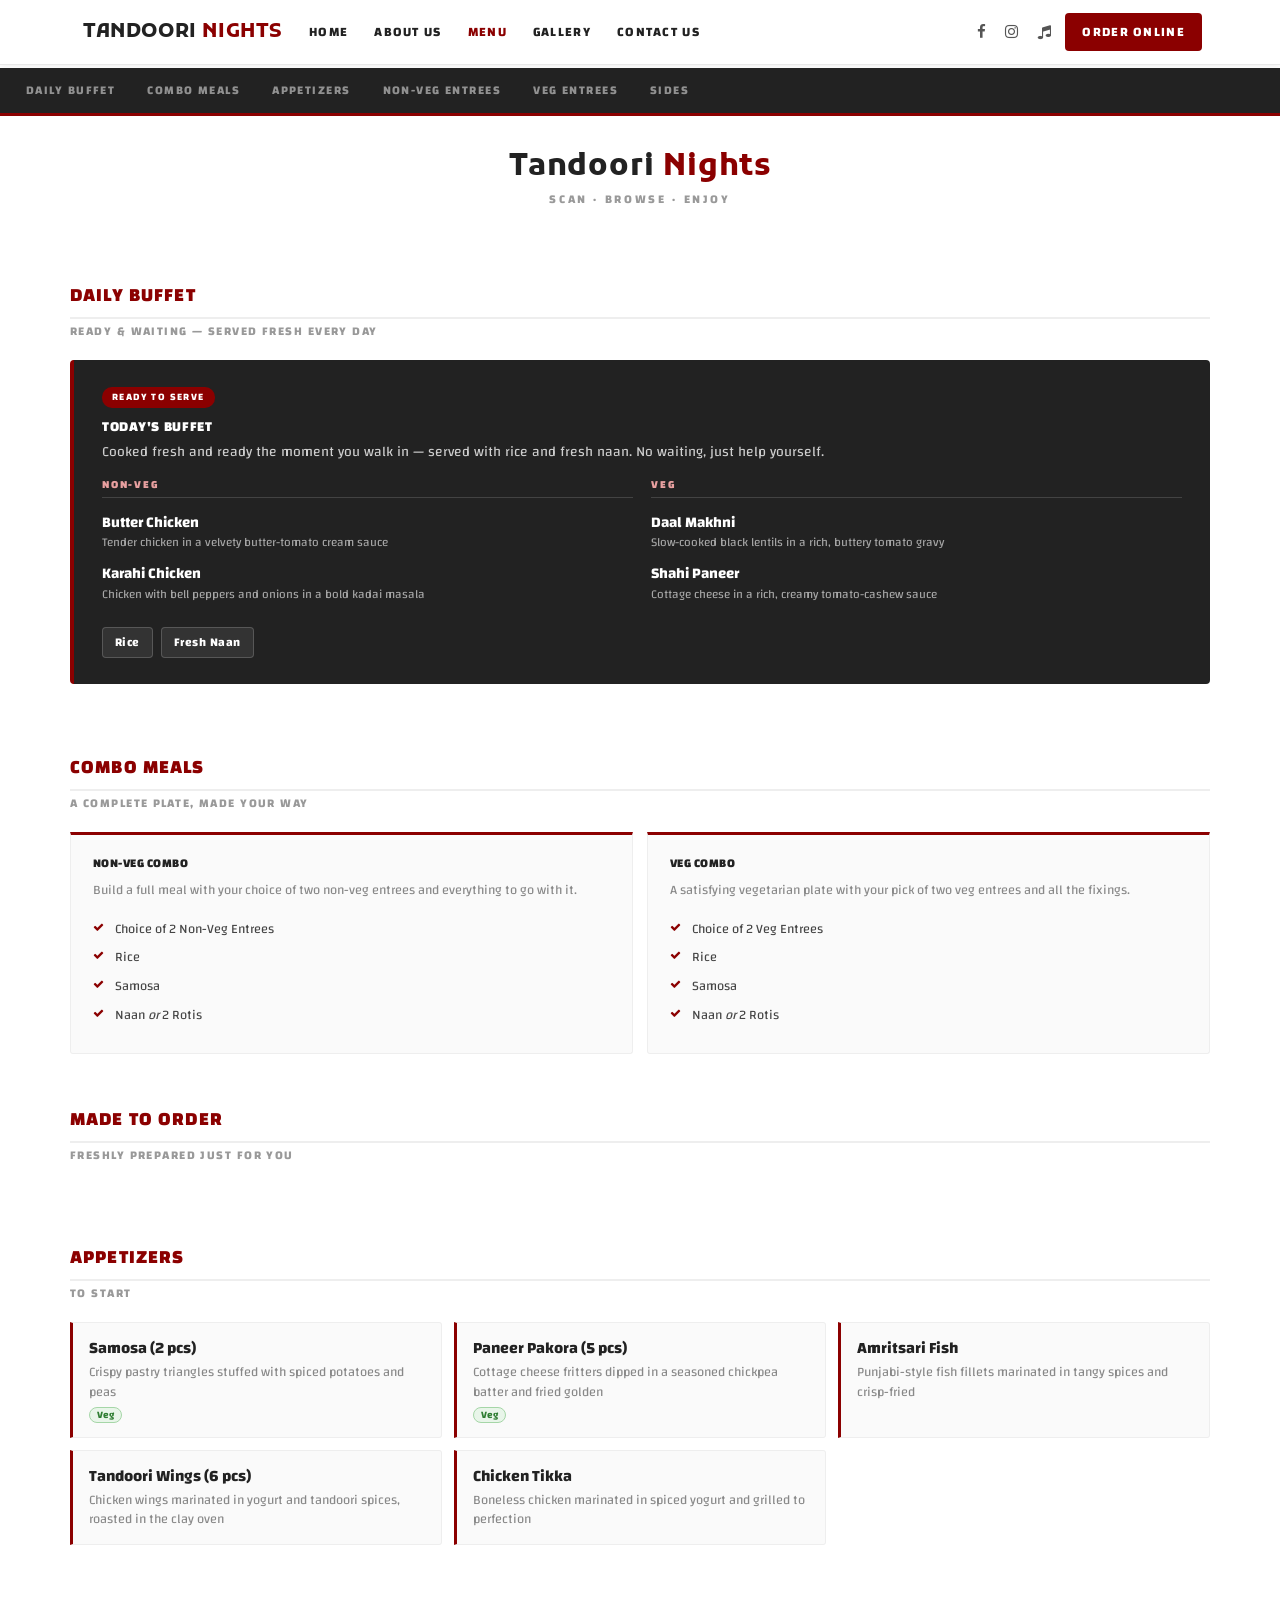
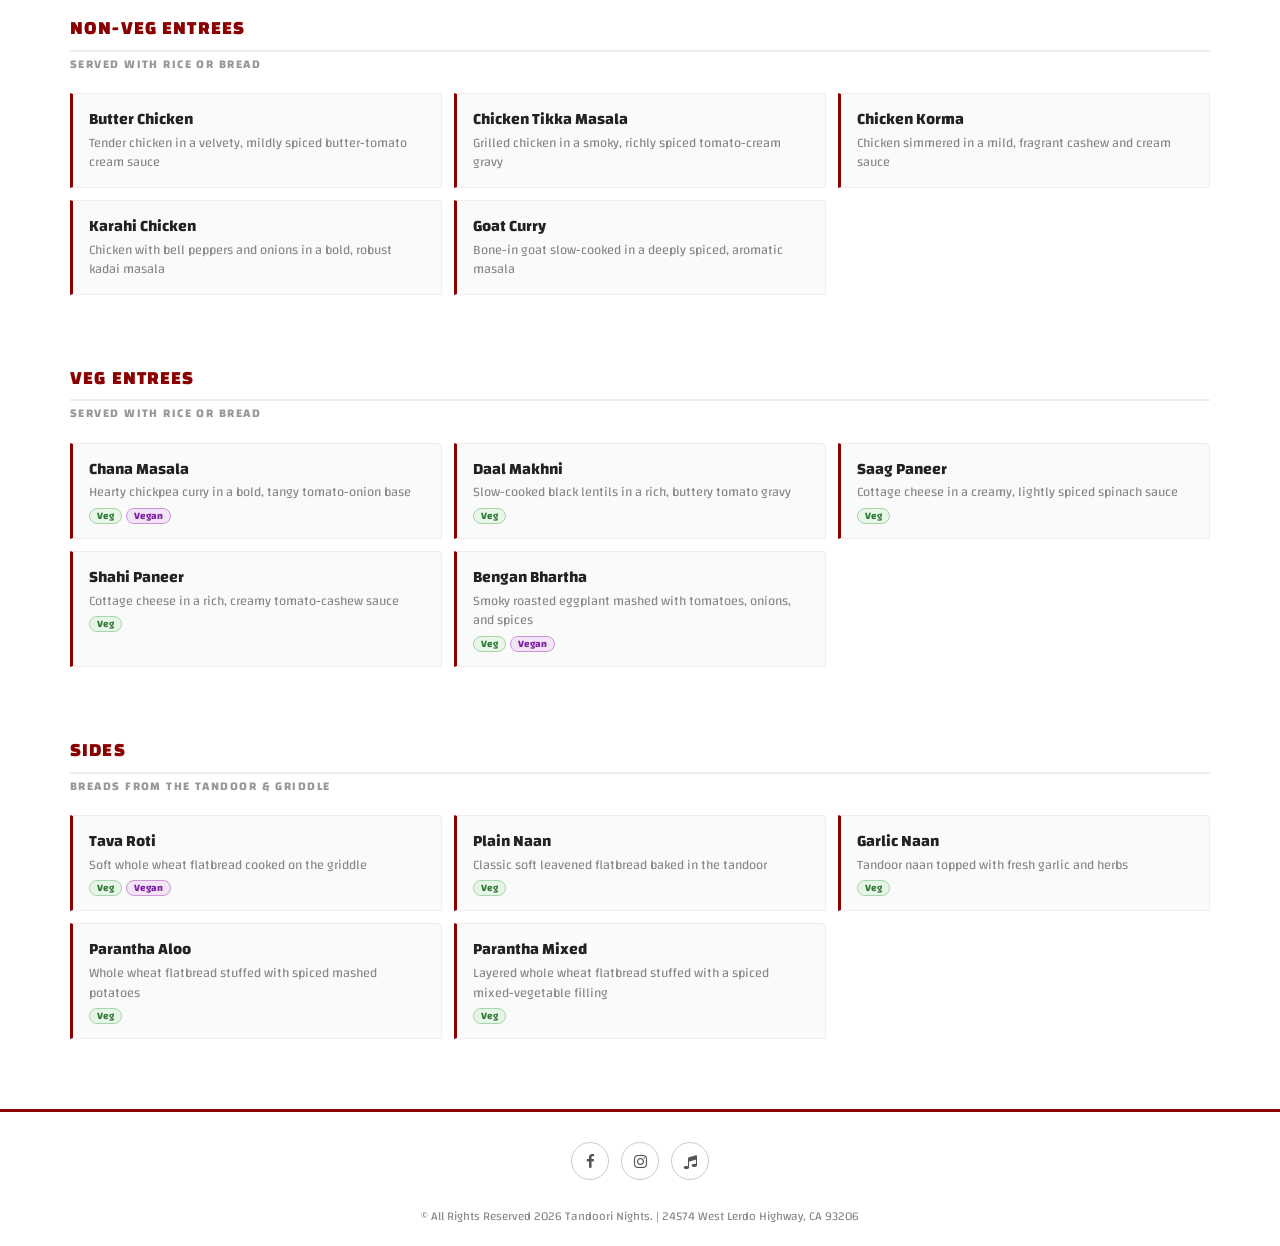
<file: qrmenu/index.html>
<!DOCTYPE html>
<html lang="en">
<head>
<meta charset="utf-8">
<meta http-equiv="X-UA-Compatible" content="IE=edge">
<title>QR Menu - Tandoori Nights</title>
<meta name="viewport" content="width=device-width, initial-scale=1">
<link rel="preconnect" href="https://fonts.gstatic.com">
<link href="https://fonts.googleapis.com/css2?family=Changa:wght@500;700;800&family=Kufam:wght@700&display=swap" rel="stylesheet">
<link rel="stylesheet" href="https://maxcdn.bootstrapcdn.com/bootstrap/3.3.7/css/bootstrap.min.css">
<link rel="stylesheet" href="https://cdnjs.cloudflare.com/ajax/libs/font-awesome/4.7.0/css/font-awesome.min.css">
<link rel="stylesheet" href="../css/style.css">
</head>
<body class="qrmenu-page">

<!-- ===== NAVBAR ===== -->
<nav class="navbar navbar-default fill-white">
  <div class="container">
    <div class="navbar-header">
      <button type="button" class="navbar-toggle collapsed" data-toggle="collapse" data-target="#navbar">
        <span class="sr-only">Toggle navigation</span>
        <span class="icon-bar"></span><span class="icon-bar"></span><span class="icon-bar"></span>
      </button>
      <a class="navbar-brand visible-sm visible-xs" href="../index.html">
        <span class="text-logo">Tandoori <span>Nights</span></span>
      </a>
    </div>
    <div class="collapse navbar-collapse" id="navbar">
      <ul class="nav navbar-nav">
        <li class="hidden-sm hidden-xs">
          <a class="navbar-brand" href="../index.html"><span class="text-logo">Tandoori <span>Nights</span></span></a>
        </li>
        <li><a href="../index.html">Home</a></li>
        <li><a href="../about.html">About Us</a></li>
        <li class="active"><a href="../menu.html">Menu</a></li>
        <li><a href="../gallery.html">Gallery</a></li>
        <li><a href="../contact.html">Contact Us</a></li>
        <li class="visible-sm visible-xs"><a href="#">Order Online</a></li>
      </ul>
      <ul class="nav navbar-nav navbar-right hidden-xs hidden-sm">
        <li class="social-header"><a href="#"><i class="fa fa-facebook"></i></a></li>
        <li class="social-header"><a href="#"><i class="fa fa-instagram"></i></a></li>
        <li class="social-header"><a href="#"><i class="fa fa-music"></i></a></li>
        <li class="reservation"><a href="#" class="btn-order-nav">Order Online</a></li>
      </ul>
    </div>
  </div>
</nav>

<!-- ===== STICKY CATEGORY TABS ===== -->
<div class="menu-tabs-outer">
  <div class="menu-tabs-wrap">
    <div class="menu-tabs">
      <button class="menu-tab" data-target="buffet">Daily Buffet</button>
      <button class="menu-tab" data-target="combos">Combo Meals</button>
      <button class="menu-tab" data-target="appetizers">Appetizers</button>
      <button class="menu-tab" data-target="nonveg">Non-Veg Entrees</button>
      <button class="menu-tab" data-target="veg">Veg Entrees</button>
      <button class="menu-tab" data-target="sides">Sides</button>
    </div>
  </div>
</div>

<!-- ===== MENU CONTENT ===== -->
<div class="menu-page">
  <div class="container">

    <div class="qr-intro">
      <span class="text-logo">Tandoori <span>Nights</span></span>
      <p>Scan &middot; Browse &middot; Enjoy</p>
    </div>

    <!-- DAILY BUFFET -->
    <div class="qr-block" id="buffet">
      <h2 class="qr-block-title">Daily Buffet</h2>
      <p class="qr-block-sub">Ready &amp; waiting — served fresh every day</p>
      <div class="buffet-card">
        <span class="buffet-tag">Ready to Serve</span>
        <h3>Today's Buffet</h3>
        <p>Cooked fresh and ready the moment you walk in — served with rice and fresh naan. No waiting, just help yourself.</p>
        <div class="buffet-menu">
          <div class="buffet-col">
            <h4>Non-Veg</h4>
            <ul>
              <li><strong>Butter Chicken</strong><span>Tender chicken in a velvety butter-tomato cream sauce</span></li>
              <li><strong>Karahi Chicken</strong><span>Chicken with bell peppers and onions in a bold kadai masala</span></li>
            </ul>
          </div>
          <div class="buffet-col">
            <h4>Veg</h4>
            <ul>
              <li><strong>Daal Makhni</strong><span>Slow-cooked black lentils in a rich, buttery tomato gravy</span></li>
              <li><strong>Shahi Paneer</strong><span>Cottage cheese in a rich, creamy tomato-cashew sauce</span></li>
            </ul>
          </div>
        </div>
        <div class="buffet-includes">
          <span>Rice</span>
          <span>Fresh Naan</span>
        </div>
      </div>
    </div>

    <!-- COMBO MEALS -->
    <div class="qr-block" id="combos">
      <h2 class="qr-block-title">Combo Meals</h2>
      <p class="qr-block-sub">A complete plate, made your way</p>
      <div class="combo-grid">
        <div class="combo-card">
          <h3>Non-Veg Combo</h3>
          <p>Build a full meal with your choice of two non-veg entrees and everything to go with it.</p>
          <ul>
            <li>Choice of 2 Non-Veg Entrees</li>
            <li>Rice</li>
            <li>Samosa</li>
            <li>Naan <em>or</em> 2 Rotis</li>
          </ul>
        </div>
        <div class="combo-card">
          <h3>Veg Combo</h3>
          <p>A satisfying vegetarian plate with your pick of two veg entrees and all the fixings.</p>
          <ul>
            <li>Choice of 2 Veg Entrees</li>
            <li>Rice</li>
            <li>Samosa</li>
            <li>Naan <em>or</em> 2 Rotis</li>
          </ul>
        </div>
      </div>
    </div>

    <!-- MADE TO ORDER -->
    <div class="qr-block" style="padding-bottom:0;">
      <h2 class="qr-block-title">Made to Order</h2>
      <p class="qr-block-sub">Freshly prepared just for you</p>
    </div>

    <!-- APPETIZERS -->
    <div class="menu-category" id="appetizers">
      <h2 class="menu-category-title">Appetizers</h2>
      <p class="menu-category-sub">To start</p>
      <div class="menu-items">
        <div class="menu-item">
          <div class="menu-item-info">
            <div class="menu-item-name">Samosa (2 pcs)</div>
            <div class="menu-item-desc">Crispy pastry triangles stuffed with spiced potatoes and peas</div>
            <div class="menu-item-badges"><span class="badge badge-veg">Veg</span></div>
          </div>
        </div>
        <div class="menu-item">
          <div class="menu-item-info">
            <div class="menu-item-name">Paneer Pakora (5 pcs)</div>
            <div class="menu-item-desc">Cottage cheese fritters dipped in a seasoned chickpea batter and fried golden</div>
            <div class="menu-item-badges"><span class="badge badge-veg">Veg</span></div>
          </div>
        </div>
        <div class="menu-item">
          <div class="menu-item-info">
            <div class="menu-item-name">Amritsari Fish</div>
            <div class="menu-item-desc">Punjabi-style fish fillets marinated in tangy spices and crisp-fried</div>
          </div>
        </div>
        <div class="menu-item">
          <div class="menu-item-info">
            <div class="menu-item-name">Tandoori Wings (6 pcs)</div>
            <div class="menu-item-desc">Chicken wings marinated in yogurt and tandoori spices, roasted in the clay oven</div>
          </div>
        </div>
        <div class="menu-item">
          <div class="menu-item-info">
            <div class="menu-item-name">Chicken Tikka</div>
            <div class="menu-item-desc">Boneless chicken marinated in spiced yogurt and grilled to perfection</div>
          </div>
        </div>
      </div>
    </div>

    <!-- NON-VEG ENTREES -->
    <div class="menu-category" id="nonveg">
      <h2 class="menu-category-title">Non-Veg Entrees</h2>
      <p class="menu-category-sub">Served with rice or bread</p>
      <div class="menu-items">
        <div class="menu-item">
          <div class="menu-item-info">
            <div class="menu-item-name">Butter Chicken</div>
            <div class="menu-item-desc">Tender chicken in a velvety, mildly spiced butter-tomato cream sauce</div>
          </div>
        </div>
        <div class="menu-item">
          <div class="menu-item-info">
            <div class="menu-item-name">Chicken Tikka Masala</div>
            <div class="menu-item-desc">Grilled chicken in a smoky, richly spiced tomato-cream gravy</div>
          </div>
        </div>
        <div class="menu-item">
          <div class="menu-item-info">
            <div class="menu-item-name">Chicken Korma</div>
            <div class="menu-item-desc">Chicken simmered in a mild, fragrant cashew and cream sauce</div>
          </div>
        </div>
        <div class="menu-item">
          <div class="menu-item-info">
            <div class="menu-item-name">Karahi Chicken</div>
            <div class="menu-item-desc">Chicken with bell peppers and onions in a bold, robust kadai masala</div>
          </div>
        </div>
        <div class="menu-item">
          <div class="menu-item-info">
            <div class="menu-item-name">Goat Curry</div>
            <div class="menu-item-desc">Bone-in goat slow-cooked in a deeply spiced, aromatic masala</div>
          </div>
        </div>
      </div>
    </div>

    <!-- VEG ENTREES -->
    <div class="menu-category" id="veg">
      <h2 class="menu-category-title">Veg Entrees</h2>
      <p class="menu-category-sub">Served with rice or bread</p>
      <div class="menu-items">
        <div class="menu-item">
          <div class="menu-item-info">
            <div class="menu-item-name">Chana Masala</div>
            <div class="menu-item-desc">Hearty chickpea curry in a bold, tangy tomato-onion base</div>
            <div class="menu-item-badges"><span class="badge badge-veg">Veg</span><span class="badge badge-vegan">Vegan</span></div>
          </div>
        </div>
        <div class="menu-item">
          <div class="menu-item-info">
            <div class="menu-item-name">Daal Makhni</div>
            <div class="menu-item-desc">Slow-cooked black lentils in a rich, buttery tomato gravy</div>
            <div class="menu-item-badges"><span class="badge badge-veg">Veg</span></div>
          </div>
        </div>
        <div class="menu-item">
          <div class="menu-item-info">
            <div class="menu-item-name">Saag Paneer</div>
            <div class="menu-item-desc">Cottage cheese in a creamy, lightly spiced spinach sauce</div>
            <div class="menu-item-badges"><span class="badge badge-veg">Veg</span></div>
          </div>
        </div>
        <div class="menu-item">
          <div class="menu-item-info">
            <div class="menu-item-name">Shahi Paneer</div>
            <div class="menu-item-desc">Cottage cheese in a rich, creamy tomato-cashew sauce</div>
            <div class="menu-item-badges"><span class="badge badge-veg">Veg</span></div>
          </div>
        </div>
        <div class="menu-item">
          <div class="menu-item-info">
            <div class="menu-item-name">Bengan Bhartha</div>
            <div class="menu-item-desc">Smoky roasted eggplant mashed with tomatoes, onions, and spices</div>
            <div class="menu-item-badges"><span class="badge badge-veg">Veg</span><span class="badge badge-vegan">Vegan</span></div>
          </div>
        </div>
      </div>
    </div>

    <!-- SIDES -->
    <div class="menu-category" id="sides">
      <h2 class="menu-category-title">Sides</h2>
      <p class="menu-category-sub">Breads from the tandoor &amp; griddle</p>
      <div class="menu-items">
        <div class="menu-item">
          <div class="menu-item-info">
            <div class="menu-item-name">Tava Roti</div>
            <div class="menu-item-desc">Soft whole wheat flatbread cooked on the griddle</div>
            <div class="menu-item-badges"><span class="badge badge-veg">Veg</span><span class="badge badge-vegan">Vegan</span></div>
          </div>
        </div>
        <div class="menu-item">
          <div class="menu-item-info">
            <div class="menu-item-name">Plain Naan</div>
            <div class="menu-item-desc">Classic soft leavened flatbread baked in the tandoor</div>
            <div class="menu-item-badges"><span class="badge badge-veg">Veg</span></div>
          </div>
        </div>
        <div class="menu-item">
          <div class="menu-item-info">
            <div class="menu-item-name">Garlic Naan</div>
            <div class="menu-item-desc">Tandoor naan topped with fresh garlic and herbs</div>
            <div class="menu-item-badges"><span class="badge badge-veg">Veg</span></div>
          </div>
        </div>
        <div class="menu-item">
          <div class="menu-item-info">
            <div class="menu-item-name">Parantha Aloo</div>
            <div class="menu-item-desc">Whole wheat flatbread stuffed with spiced mashed potatoes</div>
            <div class="menu-item-badges"><span class="badge badge-veg">Veg</span></div>
          </div>
        </div>
        <div class="menu-item">
          <div class="menu-item-info">
            <div class="menu-item-name">Parantha Mixed</div>
            <div class="menu-item-desc">Layered whole wheat flatbread stuffed with a spiced mixed-vegetable filling</div>
            <div class="menu-item-badges"><span class="badge badge-veg">Veg</span></div>
          </div>
        </div>
      </div>
    </div>

  </div>
</div>

<!-- ===== FOOTER ===== -->
<footer>
  <div class="footer-socials-row">
    <a href="#" aria-label="Facebook"><i class="fa fa-facebook"></i></a>
    <a href="#" aria-label="Instagram"><i class="fa fa-instagram"></i></a>
    <a href="#" aria-label="TikTok"><i class="fa fa-music"></i></a>
  </div>
  <div class="footer-copy">
    &copy; All Rights Reserved 2024 Tandoori Nights. | 24574 West Lerdo Highway, CA 93206
  </div>
</footer>

<script src="https://ajax.googleapis.com/ajax/libs/jquery/1.11.3/jquery.min.js"></script>
<script src="https://maxcdn.bootstrapcdn.com/bootstrap/3.3.7/js/bootstrap.min.js"></script>
<script src="../js/main.js"></script>
</body>
</html>
</file>
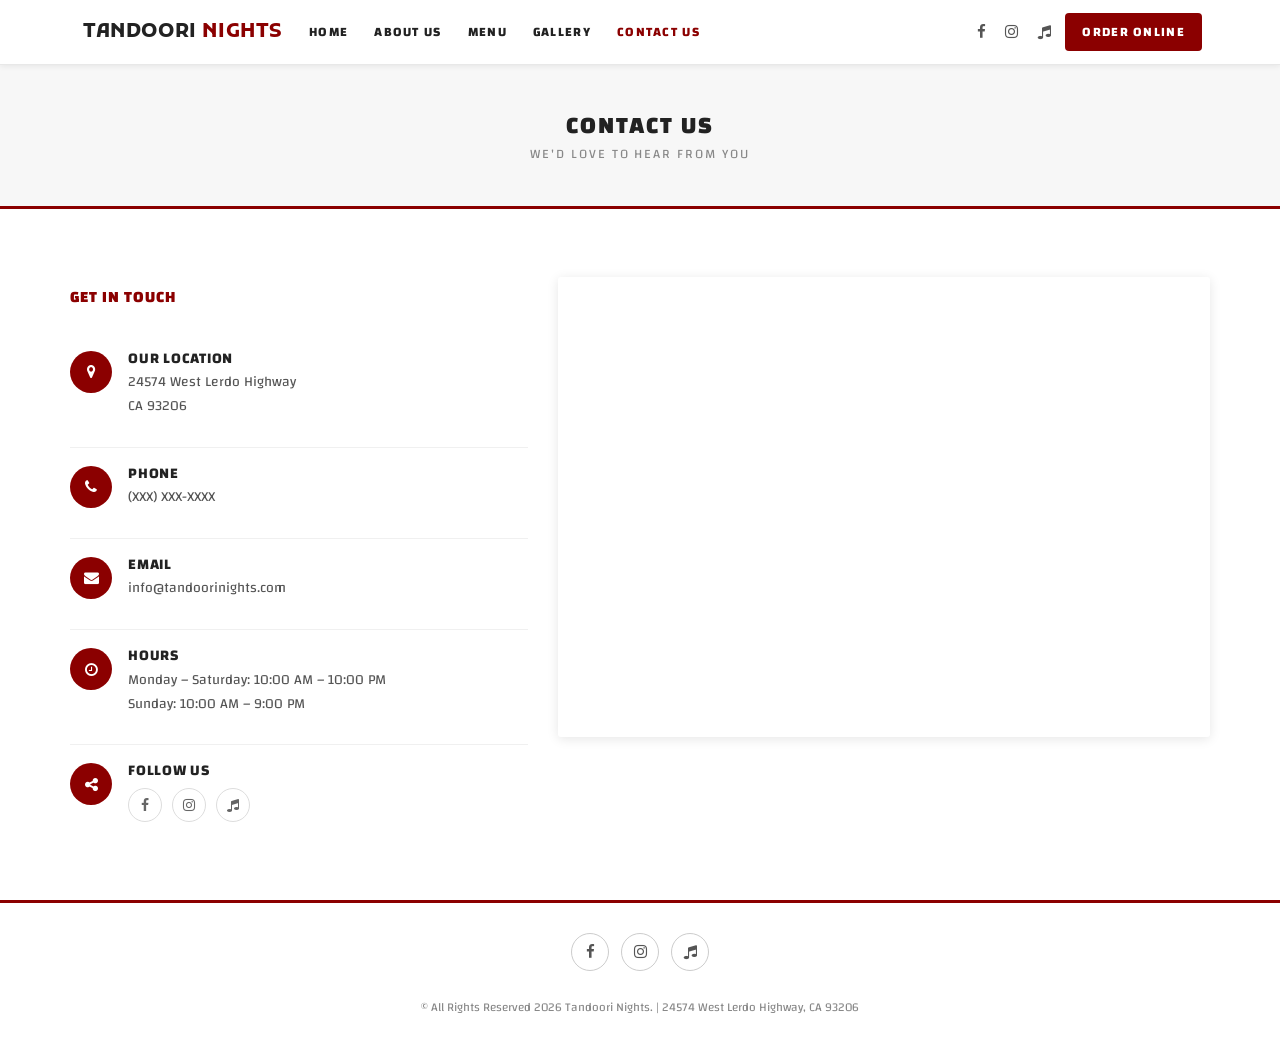
<file: contact.html>
<!DOCTYPE html>
<html lang="en">
<head>
<meta charset="utf-8">
<meta http-equiv="X-UA-Compatible" content="IE=edge">
<title>Contact Us - Tandoori Nights</title>
<meta name="viewport" content="width=device-width, initial-scale=1">
<link rel="preconnect" href="https://fonts.gstatic.com">
<link href="https://fonts.googleapis.com/css2?family=Changa:wght@500;700;800&family=Kufam:wght@700&display=swap" rel="stylesheet">
<link rel="stylesheet" href="https://maxcdn.bootstrapcdn.com/bootstrap/3.3.7/css/bootstrap.min.css">
<link rel="stylesheet" href="https://cdnjs.cloudflare.com/ajax/libs/font-awesome/4.7.0/css/font-awesome.min.css">
<link rel="stylesheet" href="css/style.css">
</head>
<body>

<nav class="navbar navbar-default fill-white">
  <div class="container">
    <div class="navbar-header">
      <button type="button" class="navbar-toggle collapsed" data-toggle="collapse" data-target="#navbar">
        <span class="sr-only">Toggle navigation</span>
        <span class="icon-bar"></span><span class="icon-bar"></span><span class="icon-bar"></span>
      </button>
      <a class="navbar-brand visible-sm visible-xs" href="index.html">
        <span class="text-logo">Tandoori <span>Nights</span></span>
      </a>
    </div>
    <div class="collapse navbar-collapse" id="navbar">
      <ul class="nav navbar-nav">
        <li class="hidden-sm hidden-xs">
          <a class="navbar-brand" href="index.html"><span class="text-logo">Tandoori <span>Nights</span></span></a>
        </li>
        <li><a href="index.html">Home</a></li>
        <li><a href="about.html">About Us</a></li>
        <li><a href="menu.html">Menu</a></li>
        <li><a href="gallery.html">Gallery</a></li>
        <li class="active"><a href="contact.html">Contact Us</a></li>
        <li class="visible-sm visible-xs"><a href="#">Order Online</a></li>
      </ul>
      <ul class="nav navbar-nav navbar-right hidden-xs hidden-sm">
        <li class="social-header"><a href="#"><i class="fa fa-facebook"></i></a></li>
        <li class="social-header"><a href="#"><i class="fa fa-instagram"></i></a></li>
        <li class="social-header"><a href="#"><i class="fa fa-music"></i></a></li>
        <li class="reservation"><a href="#" class="btn-order-nav">Order Online</a></li>
      </ul>
    </div>
  </div>
</nav>

<div class="page-banner">
  <h1>Contact Us</h1>
  <p>We'd Love to Hear from You</p>
</div>

<div class="contact-section">
  <div class="container">
    <div class="row">
      <div class="col-md-5">
        <h2 class="section-heading">Get In Touch</h2>
        <br>
        <div class="contact-card">
          <div class="contact-icon"><i class="fa fa-map-marker"></i></div>
          <div>
            <h4>Our Location</h4>
            <p>24574 West Lerdo Highway<br>CA 93206</p>
          </div>
        </div>
        <div class="contact-card">
          <div class="contact-icon"><i class="fa fa-phone"></i></div>
          <div>
            <h4>Phone</h4>
            <p><a href="tel:XXXXXXXXXX">(XXX) XXX-XXXX</a></p>
          </div>
        </div>
        <div class="contact-card">
          <div class="contact-icon"><i class="fa fa-envelope"></i></div>
          <div>
            <h4>Email</h4>
            <p><a href="mailto:info@tandoorinights.com">info@tandoorinights.com</a></p>
          </div>
        </div>
        <div class="contact-card">
          <div class="contact-icon"><i class="fa fa-clock-o"></i></div>
          <div>
            <h4>Hours</h4>
            <p>Monday – Saturday: 10:00 AM – 10:00 PM<br>Sunday: 10:00 AM – 9:00 PM</p>
          </div>
        </div>
        <div class="contact-card">
          <div class="contact-icon"><i class="fa fa-share-alt"></i></div>
          <div>
            <h4>Follow Us</h4>
            <div class="contact-socials">
              <a href="#"><i class="fa fa-facebook"></i></a>
              <a href="#"><i class="fa fa-instagram"></i></a>
              <a href="#"><i class="fa fa-music"></i></a>
            </div>
          </div>
        </div>
      </div>
      <div class="col-md-7" style="padding-top:8px;">
        <div class="contact-map">
          <iframe
            title="Tandoori Nights Location"
            src="https://maps.google.com/maps?q=24574+West+Lerdo+Highway+CA+93206&output=embed"
            allowfullscreen loading="lazy">
          </iframe>
        </div>
      </div>
    </div>
  </div>
</div>

<footer>
  <div class="footer-socials-row">
    <a href="#" aria-label="Facebook"><i class="fa fa-facebook"></i></a>
    <a href="#" aria-label="Instagram"><i class="fa fa-instagram"></i></a>
    <a href="#" aria-label="TikTok"><i class="fa fa-music"></i></a>
  </div>
  <div class="footer-copy">
    &copy; All Rights Reserved 2024 Tandoori Nights. | 24574 West Lerdo Highway, CA 93206
  </div>
</footer>

<script src="https://ajax.googleapis.com/ajax/libs/jquery/1.11.3/jquery.min.js"></script>
<script src="https://maxcdn.bootstrapcdn.com/bootstrap/3.3.7/js/bootstrap.min.js"></script>
<script src="js/main.js"></script>
</body>
</html>
</file>
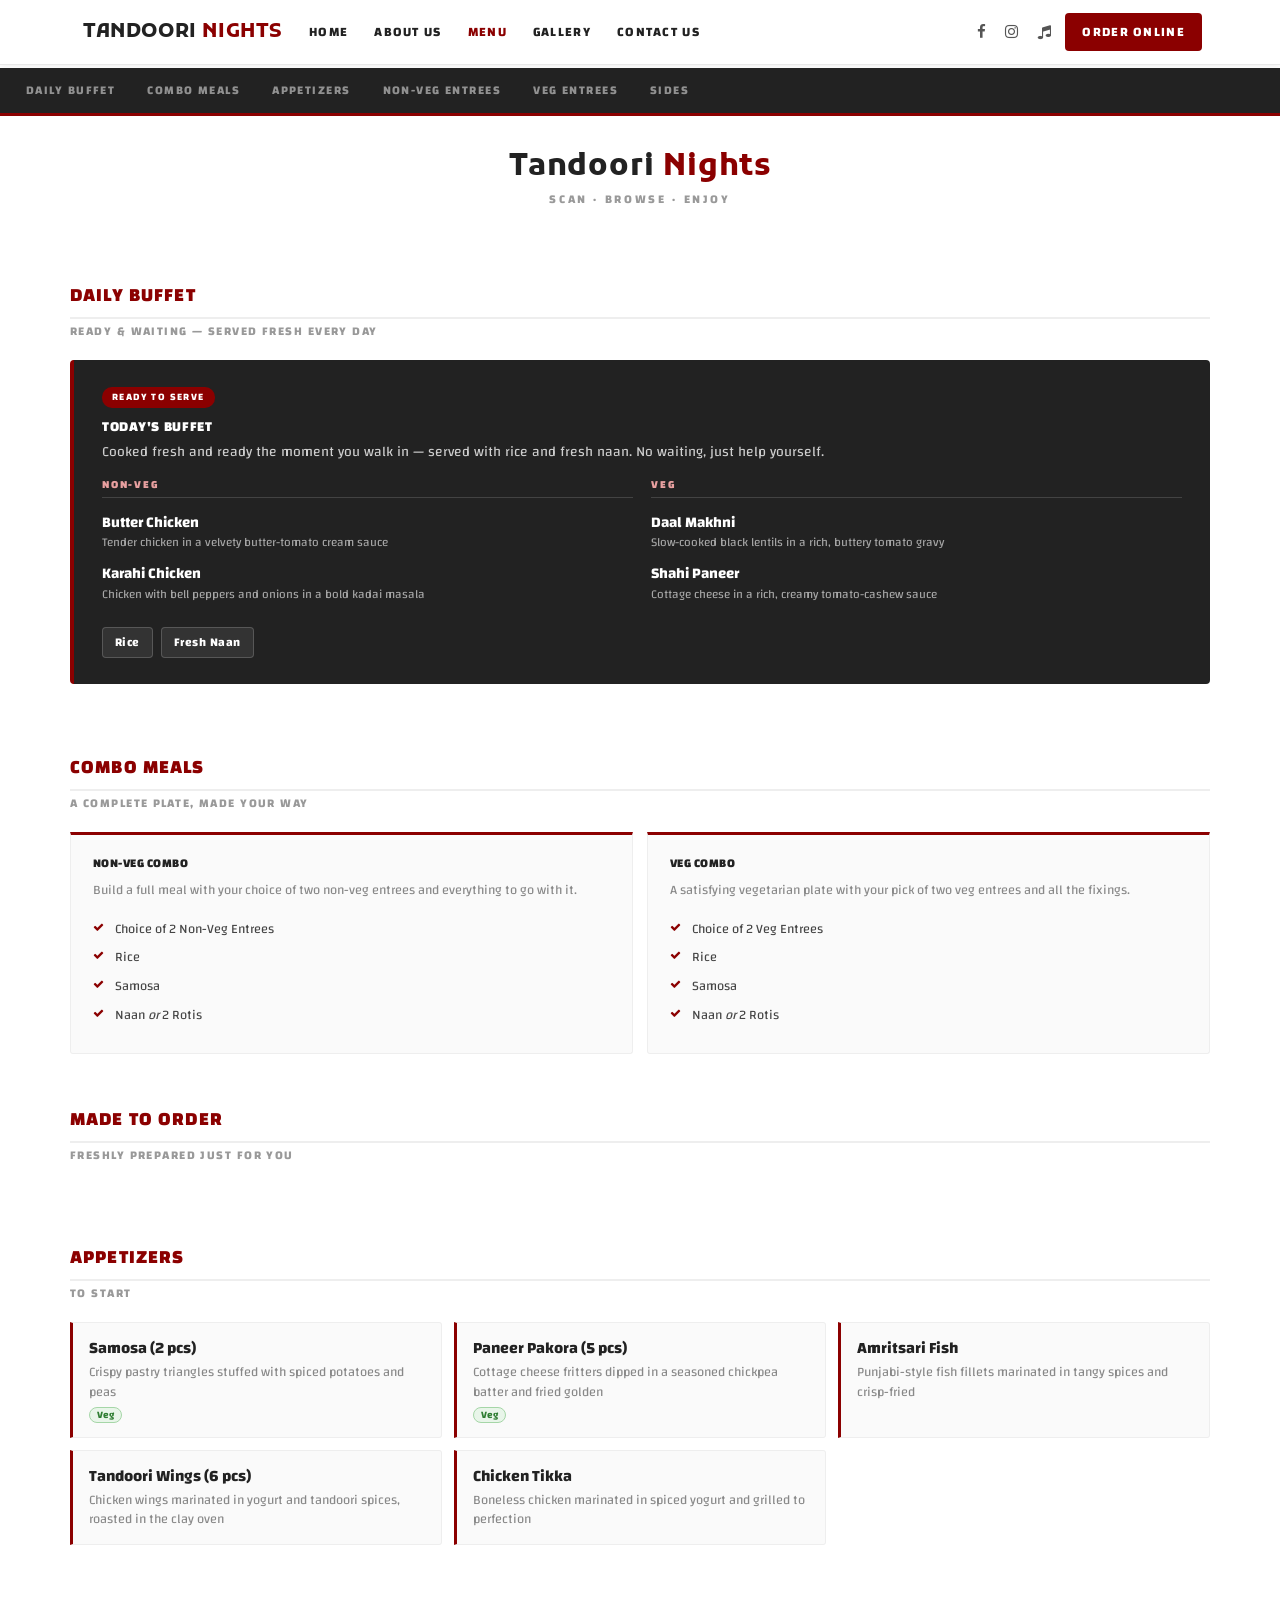
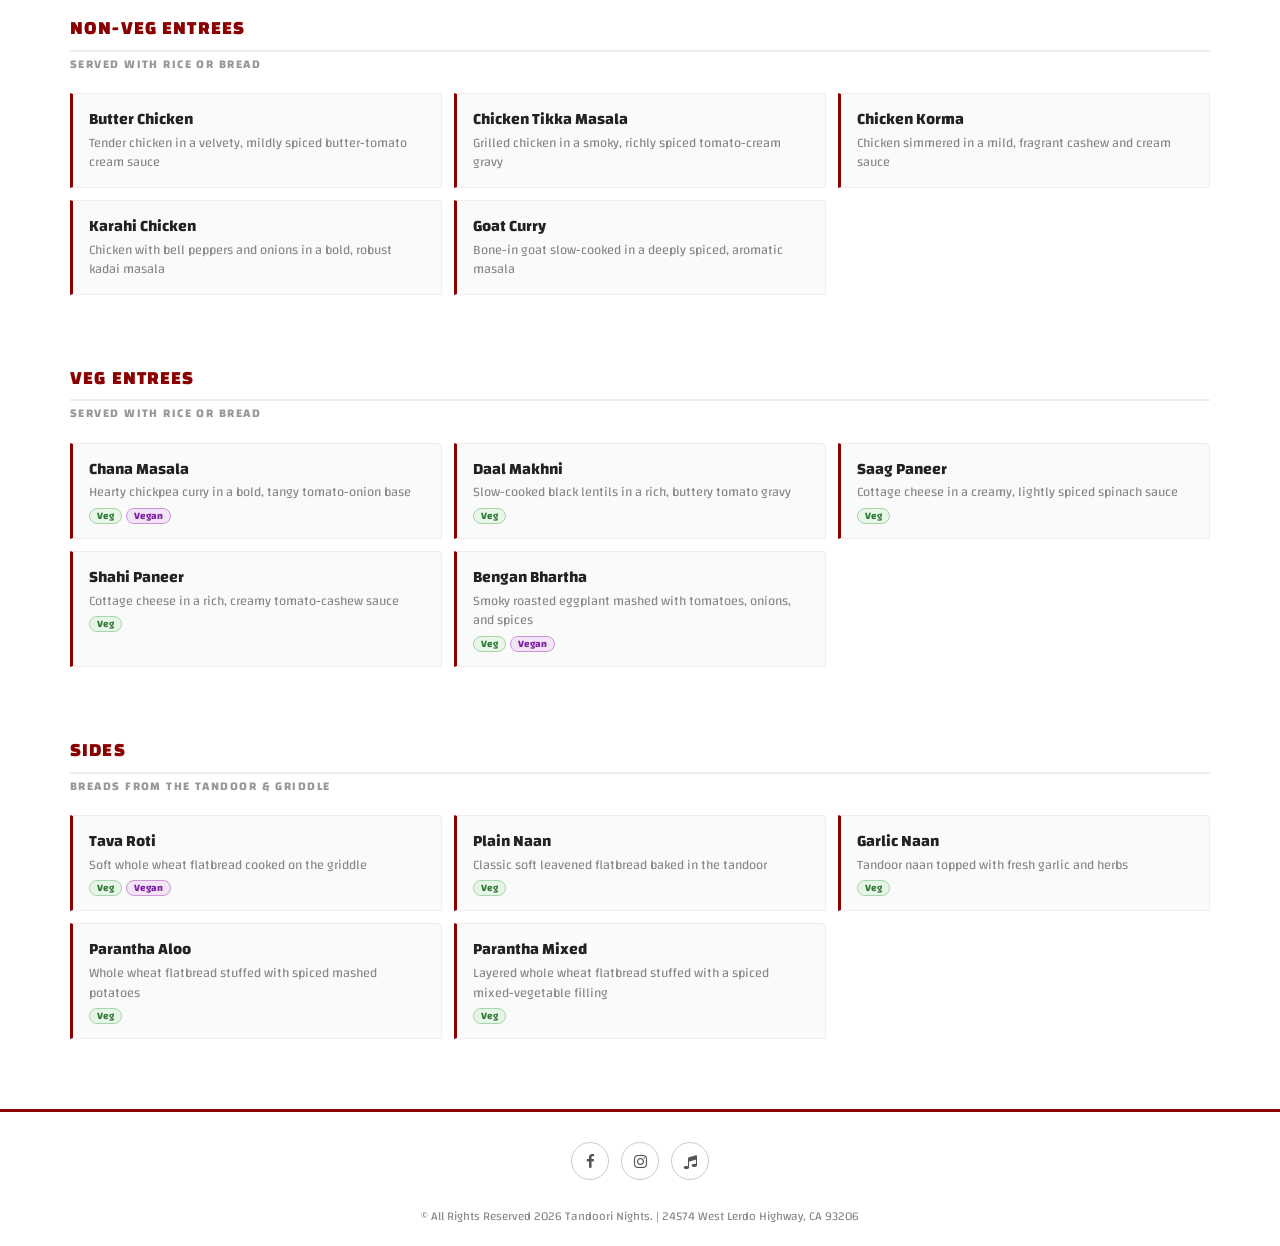
<file: menu.html>
<!DOCTYPE html>
<html lang="en">
<head>
<meta charset="utf-8">
<title>Menu - Tandoori Nights</title>
<meta name="viewport" content="width=device-width, initial-scale=1">
<!-- This menu now lives at /qrmenu (single source of truth). Redirect there. -->
<meta http-equiv="refresh" content="0; url=qrmenu/">
<link rel="canonical" href="qrmenu/">
<script>window.location.replace('qrmenu/');</script>
</head>
<body>
<p style="font-family:sans-serif;text-align:center;padding:40px;">
  Redirecting to our menu&hellip; <a href="qrmenu/">Tap here if you are not redirected.</a>
</p>
</body>
</html>
</file>
<file: css/style.css>
/* =============================================
   TANDOORI NIGHTS — Stylesheet
   Matching laindiancuisine.com exactly
   ============================================= */

@import url('https://fonts.googleapis.com/css2?family=Changa:wght@500;700;800&family=Kufam:wght@700&display=swap');

* { box-sizing: border-box; margin: 0; padding: 0; }

html, body {
  font-family: 'Changa', sans-serif;
  background: #fff;
  color: #222;
  overflow-x: hidden;
}

img { max-width: 100%; }
a { text-decoration: none; color: inherit; }
a:hover { text-decoration: none; }

/* =============================================
   NAVBAR  — white bg, dark text
   ============================================= */
.navbar.fill-white {
  background: #fff !important;
  border: none;
  border-bottom: 1px solid #e8e8e8;
  border-radius: 0;
  margin-bottom: 0;
  min-height: 64px;
  box-shadow: 0 1px 6px rgba(0,0,0,0.08);
}

/* Logo — always in navbar-header */
.navbar-brand {
  padding: 12px 16px;
  height: 64px;
  display: flex;
  align-items: center;
  float: left;
}
.text-logo {
  font-family: 'Kufam', cursive;
  font-size: 20px;
  font-weight: 700;
  color: #222 !important;
  letter-spacing: 0.03em;
  line-height: 1;
  white-space: nowrap;
}
.text-logo span { color: #8b0000; }

/* Nav links (left side) */
.navbar.fill-white .navbar-nav > li > a {
  font-family: 'Changa', sans-serif;
  font-weight: 700;
  font-size: 13px;
  letter-spacing: 0.1em;
  color: #222 !important;
  padding: 22px 13px;
  text-transform: uppercase;
  transition: color 0.2s;
  background: transparent !important;
}
.navbar.fill-white .navbar-nav > li > a:hover,
.navbar.fill-white .navbar-nav > li.active > a { color: #8b0000 !important; }

/* Right side: flex-align so button is vertically centered */
.navbar.fill-white .navbar-nav.navbar-right {
  display: flex;
  align-items: center;
  height: 64px;
}
.navbar.fill-white .navbar-nav.navbar-right > li {
  display: flex;
  align-items: center;
}

/* Right side: social icons */
.navbar.fill-white .navbar-nav.navbar-right > li.social-header > a {
  color: #555 !important;
  font-size: 15px;
  padding: 0 9px;
  background: transparent !important;
  transition: color 0.2s;
  line-height: 1;
}
.navbar.fill-white .navbar-nav.navbar-right > li.social-header > a:hover { color: #8b0000 !important; }

/* Right side: ORDER ONLINE button */
.navbar.fill-white .navbar-nav.navbar-right > li.reservation { padding: 0 8px 0 4px; }
.navbar.fill-white .navbar-nav.navbar-right > li.reservation > a { padding: 9px 17px !important; }

.btn-order-nav {
  display: inline-block;
  font-family: 'Changa', sans-serif;
  font-weight: 800;
  font-size: 12px;
  letter-spacing: 0.12em;
  text-transform: uppercase;
  color: #fff !important;
  background-color: #8b0000 !important;
  padding: 9px 17px;
  border-radius: 4px;
  border: none;
  transition: background 0.2s;
  white-space: nowrap;
  line-height: 1.4;
}
.btn-order-nav:hover { background-color: #6b0000 !important; color: #fff !important; }

/* Ensure the nav link generic rule never overrides the ORDER ONLINE button */
.navbar.fill-white .navbar-nav > li > a.btn-order-nav {
  background-color: #8b0000 !important;
  color: #fff !important;
  padding: 9px 17px !important;
}
.navbar.fill-white .navbar-nav > li > a.btn-order-nav:hover {
  background-color: #6b0000 !important;
}

/* Mobile toggle */
.navbar-toggle { border-color: #ccc; margin-top: 13px; }
.navbar-toggle .icon-bar { background-color: #555; }

/* =============================================
   RED BUTTON (used throughout)
   ============================================= */
.btn-red {
  display: inline-block;
  font-family: 'Changa', sans-serif;
  font-weight: 800;
  font-size: 13px;
  letter-spacing: 0.12em;
  text-transform: uppercase;
  color: #fff !important;
  background-color: #8b0000;
  padding: 11px 28px;
  border-radius: 4px;
  border: none;
  cursor: pointer;
  transition: background 0.2s, transform 0.15s;
}
.btn-red:hover {
  background-color: #6b0000 !important;
  color: #fff !important;
  transform: translateY(-1px);
}

/* =============================================
   HERO CAROUSEL  — full width, name overlaid
   ============================================= */
.carousel { margin-bottom: 0; position: relative; }

/* Fixed height so Bootstrap's position:absolute slide transition works correctly */
.carousel-inner { overflow: hidden; }
.carousel .item {
  height: 520px;
  overflow: hidden;
}

.carousel .item img {
  width: 100%;
  height: 100%;
  display: block;
  object-fit: cover;
  object-position: center;
}

/* Dark overlay inside each carousel slide (hides baked-in text on reference images) */
.hero-img-overlay {
  position: absolute;
  inset: 0;
  background: rgba(0,0,0,0.48);
  z-index: 5;
}

/* Restaurant name overlay on hero */
.hero-title-overlay {
  position: absolute;
  top: 50%;
  left: 50%;
  transform: translate(-50%, -50%);
  text-align: center;
  z-index: 10;
  pointer-events: none;
  width: 90%;
}

.hero-title-overlay h1 {
  font-family: 'Changa', sans-serif;
  font-weight: 800;
  font-size: clamp(2.5rem, 7vw, 5.5rem);
  color: #fff;
  letter-spacing: 0.08em;
  text-transform: uppercase;
  text-shadow: 0 2px 20px rgba(0,0,0,0.9), 0 0 60px rgba(0,0,0,0.7);
  margin: 0;
  line-height: 1.1;
}

.hero-subtitle {
  font-family: 'Changa', sans-serif;
  font-weight: 500;
  font-size: clamp(1rem, 2.5vw, 1.5rem);
  color: rgba(255,255,255,0.9);
  letter-spacing: 0.18em;
  text-transform: uppercase;
  margin: 10px 0 0;
  text-shadow: 0 1px 8px rgba(0,0,0,0.8);
}

/* Carousel indicators */
.carousel-indicators li { border-color: rgba(255,255,255,0.7); }
.carousel-indicators .active { background-color: #8b0000; border-color: #8b0000; }

/* Carousel arrows */
.carousel-control {
  background: none !important;
  opacity: 0.5;
  width: 6%;
}
.carousel-control:hover { opacity: 0.9; }

/* =============================================
   ABOUT SECTION  — white bg, centered text
   ============================================= */
.about-section {
  background: #fff;
  padding: 60px 0 50px;
  text-align: center;
}

.about-section p {
  font-family: 'Changa', sans-serif;
  font-size: 16px;
  color: #333;
  line-height: 1.85;
  max-width: 740px;
  margin: 0 auto 20px;
}

.about-section .cta-wrap {
  margin-top: 30px;
}

/* =============================================
   CTA TWO-COLUMN IMAGE SECTION
   ============================================= */
.cta-row {
  display: flex;
  flex-wrap: wrap;
}

.cta-col {
  flex: 1 1 50%;
  position: relative;
  overflow: hidden;
  min-height: 300px;
}

.cta-col img {
  width: 100%;
  height: 380px;
  object-fit: cover;
  display: block;
  transition: transform 0.5s ease;
}
.cta-col:hover img { transform: scale(1.04); }

/* Dark overlay */
.cta-col::after {
  content: '';
  position: absolute;
  inset: 0;
  background: rgba(0,0,0,0.42);
  z-index: 1;
}

.cta-content {
  position: absolute;
  bottom: 36px;
  left: 0; right: 0;
  text-align: center;
  z-index: 2;
  padding: 0 20px;
}

.cta-content h2 {
  font-family: 'Changa', sans-serif;
  font-weight: 800;
  font-size: clamp(1.4rem, 3vw, 2rem);
  color: #fff;
  text-transform: uppercase;
  letter-spacing: 0.08em;
  text-shadow: 1px 1px 6px rgba(0,0,0,0.5);
  margin-bottom: 14px;
}

/* =============================================
   GALLERY / PORTFOLIO  — tight 3-col, no gaps
   ============================================= */
.portfolio-section {
  background: #fff;
  padding: 40px 0 60px;
}

.gallery-grid-3col {
  column-count: 3;
  column-gap: 0;
}

.gallery-grid-3col figure {
  margin: 0;
  padding: 0;
  break-inside: avoid;
  display: block;
  position: relative;
  overflow: hidden;
  line-height: 0;
}

.gallery-grid-3col figure img {
  width: 100%;
  display: block;
  transition: transform 0.4s ease;
}
.gallery-grid-3col figure:hover img { transform: scale(1.05); }

.gallery-grid-3col .portfolio-overlay {
  position: absolute;
  inset: 0;
  background: rgba(139,0,0,0.72);
  display: flex;
  align-items: center;
  justify-content: center;
  opacity: 0;
  transition: opacity 0.3s;
  z-index: 2;
}
.gallery-grid-3col figure:hover .portfolio-overlay { opacity: 1; }

.portfolio-overlay .view-link {
  font-family: 'Changa', sans-serif;
  font-weight: 700;
  font-size: 13px;
  letter-spacing: 0.1em;
  text-transform: uppercase;
  color: #fff;
  border: 2px solid #fff;
  padding: 8px 20px;
  border-radius: 3px;
  transition: background 0.2s, color 0.2s;
}
.portfolio-overlay .view-link:hover {
  background: #fff;
  color: #8b0000;
}

/* =============================================
   PAGE BANNER (subpages)
   ============================================= */
.page-banner {
  background: #f7f7f7;
  border-bottom: 3px solid #8b0000;
  padding: 48px 0 42px;
  text-align: center;
}
.page-banner h1 {
  font-family: 'Changa', sans-serif;
  font-weight: 800;
  font-size: 2.4rem;
  text-transform: uppercase;
  letter-spacing: 0.08em;
  color: #222;
  margin: 0 0 6px;
}
.page-banner p {
  font-family: 'Changa', sans-serif;
  font-size: 13px;
  color: #888;
  letter-spacing: 0.15em;
  text-transform: uppercase;
  margin: 0;
}

/* =============================================
   MENU PAGE
   ============================================= */
.menu-page { background: #fff; padding-bottom: 60px; }

/* ── Sticky outer wrapper (sticky container) + scroll hint ── */
.menu-tabs-outer {
  position: sticky;
  top: 68px;
  z-index: 100;
}
/* Right-edge fade hint — always present, strongest on mobile */
.menu-tabs-outer::after {
  content: '';
  position: absolute;
  right: 0; top: 0;
  bottom: 3px; /* sit above the red border */
  width: 70px;
  background: linear-gradient(to right, transparent, #222 85%);
  pointer-events: none;
  opacity: 0;
  transition: opacity 0.3s;
}

.menu-tabs-wrap {
  background: #222;
  border-bottom: 3px solid #8b0000;
  overflow-x: auto;
  scrollbar-width: none;
  -webkit-overflow-scrolling: touch;
}
.menu-tabs-wrap::-webkit-scrollbar { display: none; }

.menu-page-header {
  text-align: center;
  padding: 48px 0 20px;
  border-bottom: 2px solid #eee;
  margin-bottom: 10px;
}
.menu-page-header h1 {
  font-family: 'Changa', sans-serif;
  font-weight: 800;
  font-size: 2.6rem;
  text-transform: uppercase;
  letter-spacing: 0.1em;
  color: #222;
  margin: 0 0 8px;
}
.menu-page-header p {
  font-family: 'Changa', sans-serif;
  font-size: 13px;
  font-weight: 700;
  letter-spacing: 0.2em;
  text-transform: uppercase;
  color: #999;
  margin: 0;
}

.menu-tabs-wrap {
  background: #222;
  border-bottom: 3px solid #8b0000;
  overflow-x: auto;
  scrollbar-width: none;
  -webkit-overflow-scrolling: touch;
}
.menu-tabs-wrap::-webkit-scrollbar { display: none; }

.menu-tabs {
  display: flex;
  min-width: max-content;
  padding: 0 10px;
}

.menu-tab {
  padding: 14px 16px;
  font-family: 'Changa', sans-serif;
  font-size: 12px;
  font-weight: 700;
  letter-spacing: 0.12em;
  text-transform: uppercase;
  color: rgba(255,255,255,0.5);
  border: none;
  background: none;
  cursor: pointer;
  border-bottom: 3px solid transparent;
  margin-bottom: -3px;
  transition: color 0.2s, border-color 0.2s;
  white-space: nowrap;
}
.menu-tab:hover { color: #fff; }
.menu-tab.active { color: #fff; border-bottom-color: #8b0000; }

.menu-category { padding: 44px 0 10px; }

.menu-category-title {
  font-family: 'Changa', sans-serif;
  font-weight: 800;
  font-size: 1.9rem;
  text-transform: uppercase;
  letter-spacing: 0.06em;
  color: #8b0000;
  margin-bottom: 4px;
  padding-bottom: 10px;
  border-bottom: 2px solid #eee;
}

.menu-category-sub {
  font-family: 'Changa', sans-serif;
  font-size: 12px;
  font-weight: 700;
  color: #999;
  letter-spacing: 0.12em;
  text-transform: uppercase;
  margin-bottom: 20px;
}

.menu-items {
  display: grid;
  grid-template-columns: repeat(auto-fill, minmax(280px, 1fr));
  gap: 12px;
}

.menu-item {
  background: #fafafa;
  border: 1px solid #eee;
  border-left: 3px solid #8b0000;
  padding: 14px 16px;
  display: flex;
  justify-content: space-between;
  align-items: flex-start;
  gap: 12px;
  transition: box-shadow 0.2s;
  border-radius: 0 3px 3px 0;
}
.menu-item:hover { box-shadow: 0 2px 10px rgba(0,0,0,0.08); }

.menu-item-name {
  font-family: 'Changa', sans-serif;
  font-weight: 700;
  font-size: 16px;
  color: #222;
  margin-bottom: 3px;
}
.menu-item-desc {
  font-family: 'Changa', sans-serif;
  font-size: 13px;
  color: #888;
  line-height: 1.5;
}
.menu-item-badges { display: flex; gap: 4px; margin-top: 5px; flex-wrap: wrap; }
.badge-veg   { background: #e8f5e9; color: #2e7d32; border: 1px solid #a5d6a7; font-size: 10px; padding: 2px 7px; border-radius: 10px; font-weight: 700; font-family: 'Changa', sans-serif; }
.badge-vegan { background: #f3e5f5; color: #7b1fa2; border: 1px solid #ce93d8; font-size: 10px; padding: 2px 7px; border-radius: 10px; font-weight: 700; font-family: 'Changa', sans-serif; }
.menu-item-price {
  font-family: 'Changa', sans-serif;
  font-weight: 800;
  font-size: 16px;
  color: #8b0000;
  white-space: nowrap;
  flex-shrink: 0;
}

/* =============================================
   CONTACT PAGE
   ============================================= */
.contact-section { padding: 60px 0; background: #fff; }

.contact-card {
  display: flex;
  gap: 16px;
  align-items: flex-start;
  padding: 18px 0;
  border-bottom: 1px solid #f0f0f0;
}
.contact-card:last-child { border-bottom: none; }

.contact-icon {
  width: 42px; height: 42px;
  background: #8b0000;
  border-radius: 50%;
  display: flex; align-items: center; justify-content: center;
  color: #fff; font-size: 15px; flex-shrink: 0;
}
.contact-card h4 {
  font-family: 'Changa', sans-serif;
  font-weight: 700; font-size: 15px;
  color: #222; margin: 0 0 4px;
  text-transform: uppercase; letter-spacing: 0.05em;
}
.contact-card p, .contact-card a {
  font-family: 'Changa', sans-serif;
  font-size: 14px; color: #555; line-height: 1.7;
}
.contact-card a:hover { color: #8b0000; }

.contact-socials { display: flex; gap: 10px; margin-top: 8px; }
.contact-socials a {
  width: 34px; height: 34px;
  border: 1px solid #ddd; border-radius: 50%;
  display: flex; align-items: center; justify-content: center;
  color: #666 !important; font-size: 14px;
  transition: background 0.2s, border-color 0.2s;
}
.contact-socials a:hover { background: #8b0000; border-color: #8b0000; color: #fff !important; }

.contact-map iframe {
  width: 100%; height: 460px; border: none; display: block; border-radius: 3px;
  box-shadow: 0 2px 12px rgba(0,0,0,0.1);
}

.section-heading {
  font-family: 'Changa', sans-serif;
  font-weight: 800; font-size: 1.6rem;
  text-transform: uppercase; letter-spacing: 0.06em;
  color: #8b0000; margin-bottom: 6px;
}

/* =============================================
   DISH PHOTO MODAL
   ============================================= */
.menu-item {
  cursor: pointer;
  transition: background 0.15s;
}
.menu-item:hover {
  background: #f9f0f0;
}
.dish-photo-icon {
  display: flex;
  align-items: center;
  color: #ccc;
  font-size: 13px;
  padding-left: 10px;
  flex-shrink: 0;
  transition: color 0.15s;
}
.menu-item:hover .dish-photo-icon { color: #8b0000; }

.dish-modal-overlay {
  display: none;
  position: fixed;
  inset: 0;
  background: rgba(0,0,0,0.75);
  z-index: 9999;
  align-items: center;
  justify-content: center;
  padding: 20px;
}
.dish-modal-overlay.open { display: flex; }

.dish-modal-box {
  background: #fff;
  border-radius: 8px;
  overflow: hidden;
  max-width: 520px;
  width: 100%;
  box-shadow: 0 8px 40px rgba(0,0,0,0.45);
  position: relative;
  animation: modalIn 0.2s ease;
}
@keyframes modalIn {
  from { transform: scale(0.92); opacity: 0; }
  to   { transform: scale(1);    opacity: 1; }
}

.dish-modal-close {
  position: absolute;
  top: 10px; right: 12px;
  background: rgba(0,0,0,0.55);
  color: #fff;
  border: none;
  border-radius: 50%;
  width: 32px; height: 32px;
  font-size: 20px;
  line-height: 30px;
  text-align: center;
  cursor: pointer;
  z-index: 10;
  padding: 0;
  transition: background 0.15s;
}
.dish-modal-close:hover { background: #8b0000; }

.dish-modal-img-wrap {
  position: relative;
  width: 100%;
  padding-top: 62.5%; /* 8:5 aspect ratio */
  background: #f0f0f0;
}
.dish-modal-img-wrap img {
  position: absolute;
  inset: 0;
  width: 100%;
  height: 100%;
  object-fit: cover;
  display: block;
}
.dish-modal-spinner {
  position: absolute;
  inset: 0;
  display: flex;
  align-items: center;
  justify-content: center;
  font-size: 28px;
  color: #8b0000;
}

.dish-modal-footer {
  padding: 14px 18px;
  background: #fff;
  border-top: 2px solid #8b0000;
}
#dish-modal-name {
  font-family: 'Changa', sans-serif;
  font-weight: 700;
  font-size: 1.1rem;
  color: #222;
  text-transform: uppercase;
  letter-spacing: 0.06em;
}

/* =============================================
   QR MENU PAGE
   ============================================= */
/* No photo modal on the QR page, so items aren't clickable */
.qrmenu-page .menu-item { cursor: default; }
.qrmenu-page .menu-item:hover { background: #fafafa; }

/* ── Intro / scan header ── */
.qr-intro {
  text-align: center;
  padding: 40px 0 28px;
}
.qr-intro .text-logo {
  font-size: 30px;
  display: inline-block;
  margin-bottom: 8px;
}
.qr-intro p {
  font-family: 'Changa', sans-serif;
  font-size: 12px;
  font-weight: 700;
  letter-spacing: 0.22em;
  text-transform: uppercase;
  color: #999;
  margin: 0;
}

/* ── Daily buffet highlight card ── */
.qr-block { padding: 30px 0 6px; }

.qr-block-title {
  font-family: 'Changa', sans-serif;
  font-weight: 800;
  font-size: 1.9rem;
  text-transform: uppercase;
  letter-spacing: 0.06em;
  color: #8b0000;
  margin-bottom: 4px;
  padding-bottom: 10px;
  border-bottom: 2px solid #eee;
}
.qr-block-sub {
  font-family: 'Changa', sans-serif;
  font-size: 12px;
  font-weight: 700;
  color: #999;
  letter-spacing: 0.12em;
  text-transform: uppercase;
  margin-bottom: 20px;
}

.buffet-card {
  background: #222;
  color: #fff;
  border-radius: 4px;
  border-left: 4px solid #8b0000;
  padding: 26px 28px;
  margin-bottom: 18px;
}
.buffet-card h3 {
  font-family: 'Changa', sans-serif;
  font-weight: 800;
  font-size: 1.4rem;
  text-transform: uppercase;
  letter-spacing: 0.05em;
  margin: 0 0 6px;
}
.buffet-card .buffet-tag {
  display: inline-block;
  background: #8b0000;
  color: #fff;
  font-family: 'Changa', sans-serif;
  font-weight: 700;
  font-size: 10px;
  letter-spacing: 0.14em;
  text-transform: uppercase;
  padding: 3px 10px;
  border-radius: 10px;
  margin-bottom: 12px;
}
.buffet-card p {
  font-family: 'Changa', sans-serif;
  font-size: 14px;
  line-height: 1.7;
  color: rgba(255,255,255,0.78);
  margin: 0 0 14px;
}
.buffet-card p:last-child { margin-bottom: 0; }
.buffet-menu {
  display: grid;
  grid-template-columns: 1fr 1fr;
  gap: 18px;
  margin-bottom: 18px;
}
.buffet-col h4 {
  font-family: 'Changa', sans-serif;
  font-weight: 800;
  font-size: 11px;
  letter-spacing: 0.16em;
  text-transform: uppercase;
  color: #e8a0a0;
  margin: 0 0 8px;
  padding-bottom: 6px;
  border-bottom: 1px solid rgba(255,255,255,0.15);
}
.buffet-col ul { list-style: none; margin: 0; padding: 0; }
.buffet-col li { padding: 6px 0; }
.buffet-col li strong {
  display: block;
  font-family: 'Changa', sans-serif;
  font-weight: 700;
  font-size: 15px;
  color: #fff;
}
.buffet-col li span {
  display: block;
  font-family: 'Changa', sans-serif;
  font-size: 12px;
  line-height: 1.5;
  color: rgba(255,255,255,0.6);
}

.buffet-card .buffet-includes {
  display: flex;
  flex-wrap: wrap;
  gap: 8px;
}
.buffet-card .buffet-includes span {
  font-family: 'Changa', sans-serif;
  font-size: 12px;
  font-weight: 700;
  letter-spacing: 0.04em;
  background: rgba(255,255,255,0.08);
  border: 1px solid rgba(255,255,255,0.18);
  border-radius: 4px;
  padding: 6px 12px;
}

/* ── Combo cards ── */
.combo-grid {
  display: grid;
  grid-template-columns: 1fr 1fr;
  gap: 14px;
}
.combo-card {
  background: #fafafa;
  border: 1px solid #eee;
  border-top: 3px solid #8b0000;
  border-radius: 0 0 3px 3px;
  padding: 22px 22px 24px;
}
.combo-card h3 {
  font-family: 'Changa', sans-serif;
  font-weight: 800;
  font-size: 1.2rem;
  text-transform: uppercase;
  letter-spacing: 0.04em;
  color: #222;
  margin: 0 0 10px;
}
.combo-card p {
  font-family: 'Changa', sans-serif;
  font-size: 13px;
  color: #888;
  line-height: 1.6;
  margin: 0 0 14px;
}
.combo-card ul {
  list-style: none;
  margin: 0;
  padding: 0;
}
.combo-card li {
  font-family: 'Changa', sans-serif;
  font-size: 13px;
  color: #444;
  padding: 5px 0 5px 22px;
  position: relative;
}
.combo-card li::before {
  content: '\f00c'; /* fa-check */
  font-family: 'FontAwesome';
  position: absolute;
  left: 0;
  color: #8b0000;
  font-size: 11px;
}

/* =============================================
   FOOTER  — very minimal like theirs
   ============================================= */
footer {
  background: #fff;
  border-top: 3px solid #8b0000;
  text-align: center;
  padding: 0;
}

.footer-socials-row {
  padding: 30px 0 16px;
  display: flex;
  justify-content: center;
  gap: 12px;
}

.footer-socials-row a {
  width: 38px; height: 38px;
  border: 1px solid #ccc;
  border-radius: 50%;
  display: flex; align-items: center; justify-content: center;
  color: #555; font-size: 15px;
  transition: background 0.2s, border-color 0.2s, color 0.2s;
}
.footer-socials-row a:hover {
  background: #8b0000; border-color: #8b0000; color: #fff;
}

.footer-copy {
  font-family: 'Changa', sans-serif;
  font-size: 12px;
  color: #888;
  padding: 10px 20px 20px;
  line-height: 1.7;
}
.footer-copy a { color: #8b0000; }
.footer-copy a:hover { text-decoration: underline; }

/* =============================================
   RESPONSIVE
   ============================================= */

/* ── Tablet (≤991px) ── */
@media (max-width: 991px) {
  .gallery-grid-3col { column-count: 2; }
  .cta-col img { height: 300px; }
  .menu-items { grid-template-columns: 1fr 1fr; }
}

/* ── Mobile (≤767px) ── */
@media (max-width: 767px) {

  /* --- Navbar --- */
  .navbar.fill-white { min-height: 56px; }
  /* Center the logo on mobile */
  .navbar-header {
    text-align: center;
    float: none;
    position: relative;
  }
  .navbar-brand {
    float: none;
    display: inline-block;
    height: 56px;
    padding: 8px 14px;
  }
  .text-logo { font-size: 18px; }
  /* Hamburger button — absolute so it doesn't displace the centered logo */
  .navbar-toggle {
    position: absolute;
    right: 10px;
    top: 50%;
    transform: translateY(-50%);
    margin: 0;
    float: none;
  }
  /* Dropdown menu */
  .navbar.fill-white .navbar-collapse {
    background: #fff;
    border-top: 2px solid #8b0000;
    box-shadow: 0 4px 12px rgba(0,0,0,0.1);
    padding: 0;
  }
  .navbar.fill-white .navbar-nav { margin: 0; }
  .navbar.fill-white .navbar-nav > li > a {
    padding: 13px 20px;
    border-bottom: 1px solid #f0f0f0;
    font-size: 13px;
    letter-spacing: 0.08em;
  }
  .navbar.fill-white .navbar-nav > li:last-child > a { border-bottom: none; }
  .navbar.fill-white .navbar-nav > li > a:active { background: #fafafa !important; }

  /* --- Sticky tabs: offset matches mobile navbar height --- */
  .menu-tabs-outer { top: 56px; }

  /* --- Show scroll hint on mobile --- */
  .menu-tabs-outer::after { opacity: 1; }

  /* --- Tabs --- */
  .menu-tab { padding: 13px 13px; font-size: 11px; letter-spacing: 0.08em; }

  /* --- Hero --- */
  .carousel .item { height: 280px; }
  .hero-title-overlay h1 { font-size: 1.7rem; letter-spacing: 0.04em; }
  .hero-subtitle { font-size: 0.85rem; letter-spacing: 0.12em; }

  /* --- About section --- */
  .about-section { padding: 36px 0 32px; }
  .about-section .container { padding: 0 20px; }
  .about-section p { font-size: 15px; line-height: 1.75; }
  .btn-red { min-height: 44px; display: inline-flex; align-items: center; }

  /* --- CTA columns: stack vertically --- */
  .cta-row { flex-direction: column; }
  .cta-col { flex: 1 1 100%; }
  .cta-col img { height: 220px; }
  .cta-content { bottom: 20px; }
  .cta-content h2 { font-size: 1.25rem; margin-bottom: 12px; }

  /* --- Gallery: 2 cols on mobile --- */
  .gallery-grid-3col { column-count: 2; gap: 0; }

  /* --- Menu page --- */
  .menu-page-header { padding: 30px 0 14px; }
  .menu-page-header h1 { font-size: 1.9rem; }
  .menu-page-header p { font-size: 11px; letter-spacing: 0.18em; }
  .menu-category { padding: 28px 0 6px; }
  .menu-category-title { font-size: 1.45rem; }
  .menu-category-sub { font-size: 11px; margin-bottom: 14px; }
  .menu-items { grid-template-columns: 1fr; gap: 10px; }
  .menu-item {
    padding: 14px 16px;
    /* Ensure price never wraps under the name */
    align-items: center;
  }
  .menu-item-name { font-size: 15px; line-height: 1.3; }
  .menu-item-desc { font-size: 12px; }
  .menu-item-price { font-size: 15px; }

  /* --- QR menu --- */
  .qr-intro { padding: 28px 0 18px; }
  .qr-intro .text-logo { font-size: 24px; }
  .qr-block { padding: 22px 0 4px; }
  .qr-block-title { font-size: 1.45rem; }
  .buffet-card { padding: 20px 20px; }
  .buffet-card h3 { font-size: 1.2rem; }
  .combo-grid { grid-template-columns: 1fr; gap: 12px; }

  /* --- Contact --- */
  .contact-section { padding: 36px 0; }
  .contact-card { padding: 14px 0; }
  .contact-map { margin-top: 28px; }
  .contact-map iframe { height: 260px; }
  .section-heading { font-size: 1.4rem; }

  /* --- Page banner (about/gallery/contact) --- */
  .page-banner { padding: 36px 0 30px; }
  .page-banner h1 { font-size: 1.9rem; }

  /* --- Footer --- */
  .footer-socials-row { padding: 22px 0 12px; gap: 10px; }
  .footer-socials-row a { width: 36px; height: 36px; font-size: 14px; }
  .footer-copy { font-size: 11px; padding: 6px 16px 18px; line-height: 1.6; }
}

/* ── Small phones (≤480px) ── */
@media (max-width: 480px) {
  /* Hero */
  .carousel .item { height: 220px; }
  .hero-title-overlay h1 { font-size: 1.3rem; }
  .hero-subtitle { font-size: 0.75rem; margin-top: 6px; }

  /* Gallery: single column so images aren't tiny */
  .gallery-grid-3col { column-count: 1; }

  /* CTA */
  .cta-col img { height: 190px; }
  .cta-content h2 { font-size: 1.1rem; }
  .btn-red { font-size: 11px; padding: 9px 18px; }

  /* Menu */
  .menu-page-header h1 { font-size: 1.6rem; }
  .menu-item { flex-direction: row; }
  .menu-item-name { font-size: 14px; }
  .menu-item-price { font-size: 14px; }

  /* Contact */
  .contact-map iframe { height: 220px; }

  /* Dish modal */
  .dish-modal-overlay { padding: 12px; }
  .dish-modal-footer { padding: 10px 14px; }
  #dish-modal-name { font-size: 1rem; }
}
</file>
